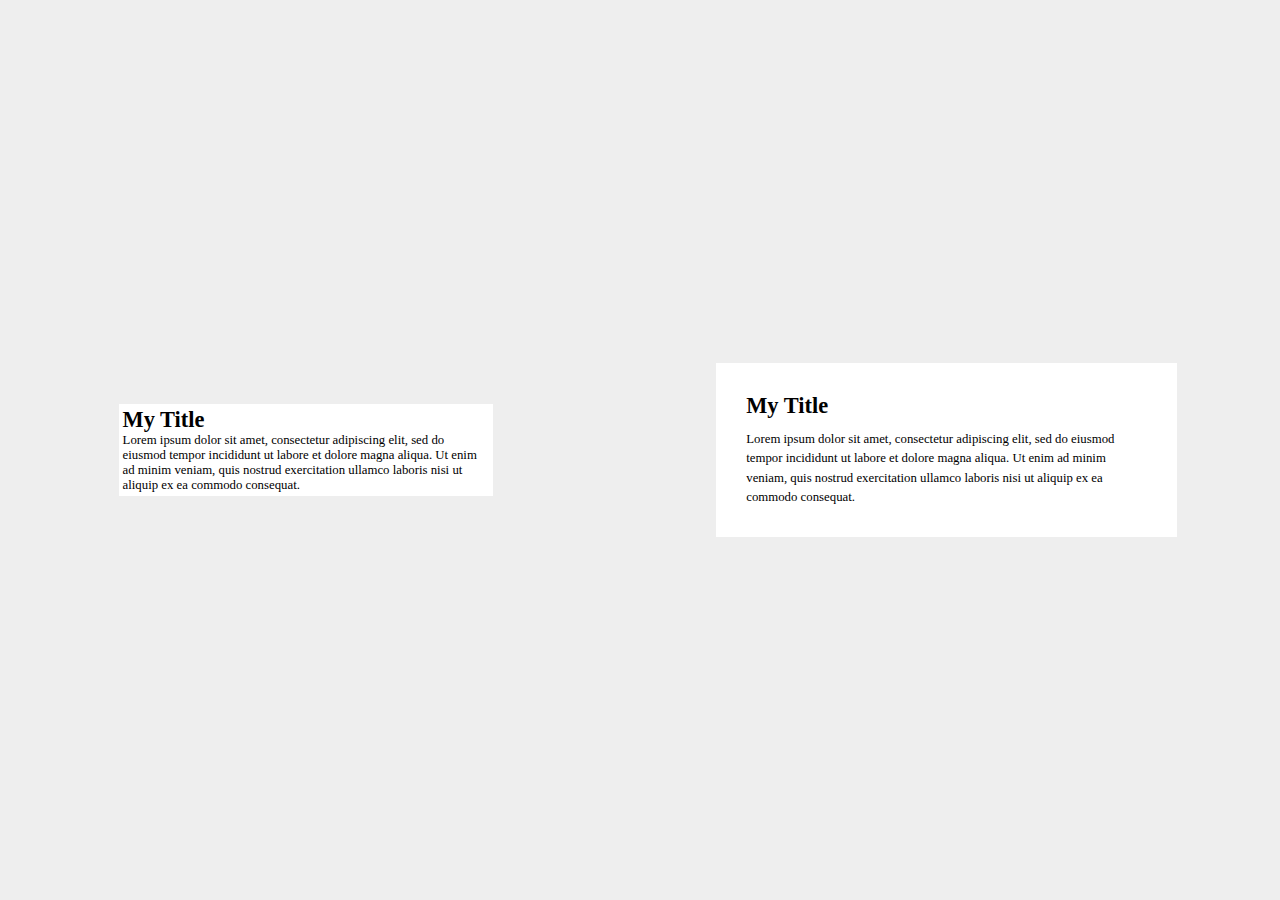
<file: 1. White space/index.html>
<!DOCTYPE html>
<html lang="en">
<head>
    <meta charset="UTF-8">
    <meta name="viewport" content="width=device-width, initial-scale=1.0">
    <title>White Space</title>
    <link rel="stylesheet" href="index.css">
</head>
<body>
    <div class="card">
        <h1>My Title</h1>
        <p>Lorem ipsum dolor sit amet, consectetur adipiscing elit, sed do eiusmod tempor incididunt ut labore et dolore magna aliqua. Ut enim ad minim veniam, quis nostrud exercitation ullamco laboris nisi ut aliquip ex ea commodo consequat.</p>
    </div>
    <div class="card secondary">
        <h1>My Title</h1>
        <p>Lorem ipsum dolor sit amet, consectetur adipiscing elit, sed do eiusmod tempor incididunt ut labore et dolore magna aliqua. Ut enim ad minim veniam, quis nostrud exercitation ullamco laboris nisi ut aliquip ex ea commodo consequat.</p>
    </div>
</body>
</html>
</file>
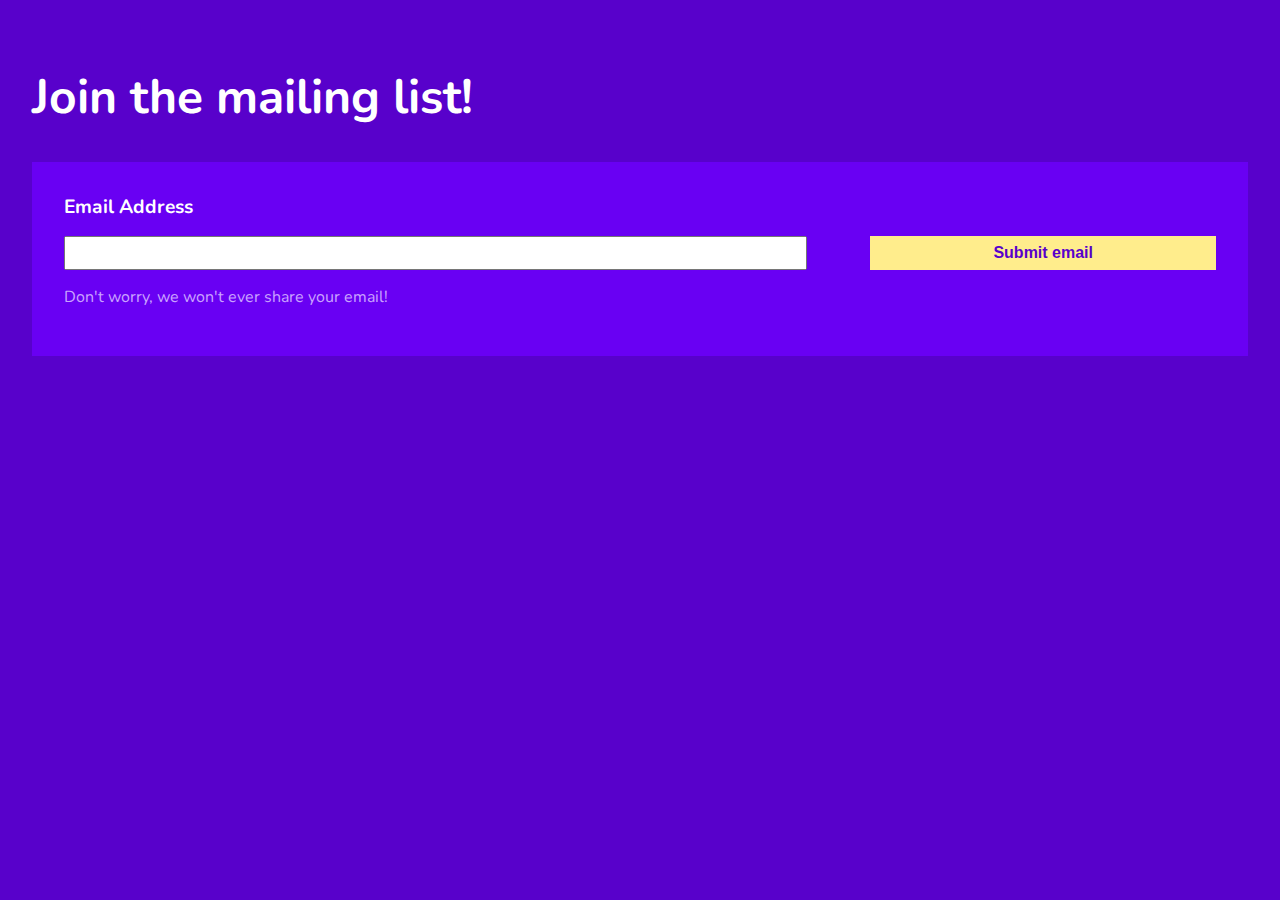
<file: 10. Visual Hierarchy/index.html>
<!DOCTYPE html>
<html lang="en">
<head>
    <meta charset="UTF-8">
    <meta name="viewport" content="width=device-width, initial-scale=1.0">
    <title>Hierarchy</title>
    <link rel="stylesheet" href="index.css">
</head>
<body>
    <h1>Join the mailing list!</h1>
        
    <div class="container">
        <form>
            <div class="form-container">
                <label for="email">Email Address</label>
                
                <input type="text" id="email">
                <p>Don't worry, we won't ever share your email!</p>
                
                <input type="submit" value="Submit email">
            </div>
        </form>
    </div>
</body>
</html>
</file>
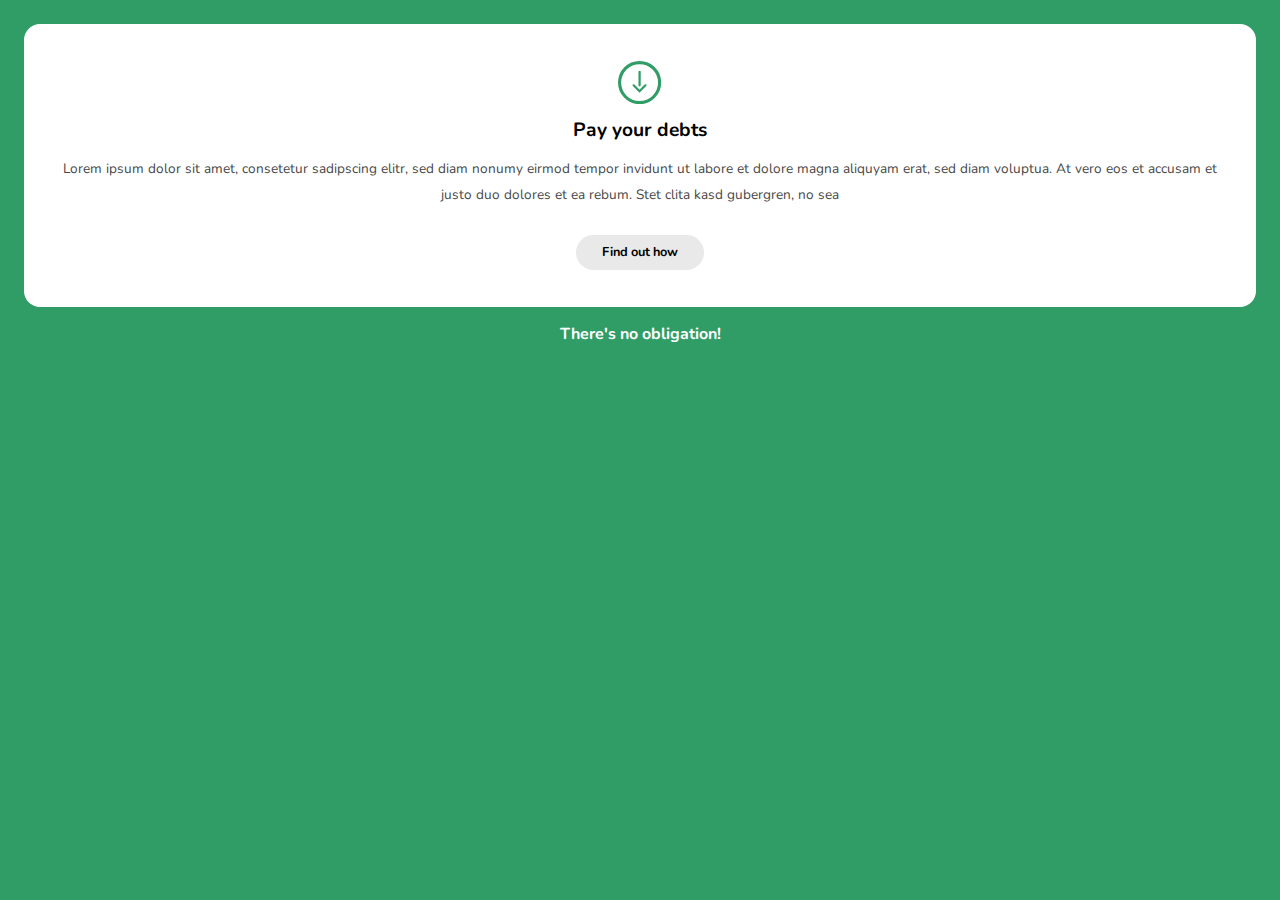
<file: 11. Challenge 4/index.html>
<html>
    <head>
        <link rel="stylesheet" href="index.css">
    </head>
    <body>
        <div class="card">
            
            <svg viewBox="0 0 96 96">
                <g id="down-arrow" transform="translate(-418 -150)">
                    <g id="Ellipse_2" data-name="Ellipse 2" transform="translate(418 150)" fill="none" stroke="#309d67" stroke-width="7">
                    <circle cx="48" cy="48" r="48" stroke="none"/>
                    <circle cx="48" cy="48" r="44.5" fill="none"/>
                    </g>
                    <g id="Group_1" data-name="Group 1">
                    <path id="Path_2" data-name="Path 2" d="M554,8207.49v29.931" transform="translate(-88 -8033.361)" fill="none" stroke="#309d67" stroke-linecap="round" stroke-width="5"/>
                    <path id="Path_3" data-name="Path 3" d="M541.8,8246.06l13.07,13.069,13.07-13.069" transform="translate(-89 -8042)" fill="none" stroke="#309d67" stroke-linecap="round" stroke-width="5"/>
                    </g>
                </g>
            </svg>
            
            <h1>Pay your debts</h1>
            
            <p>Lorem ipsum dolor sit amet, consetetur sadipscing elitr, sed diam nonumy eirmod tempor invidunt ut labore et dolore magna aliquyam erat, sed diam voluptua. At vero eos et accusam et justo duo dolores et ea rebum. Stet clita kasd gubergren, no sea</p>
            
            <a href="#">Find out how</a>
                
        </div>
        
        <p class="obligation">There's no obligation!</p>
    </body>
</html>
</file>
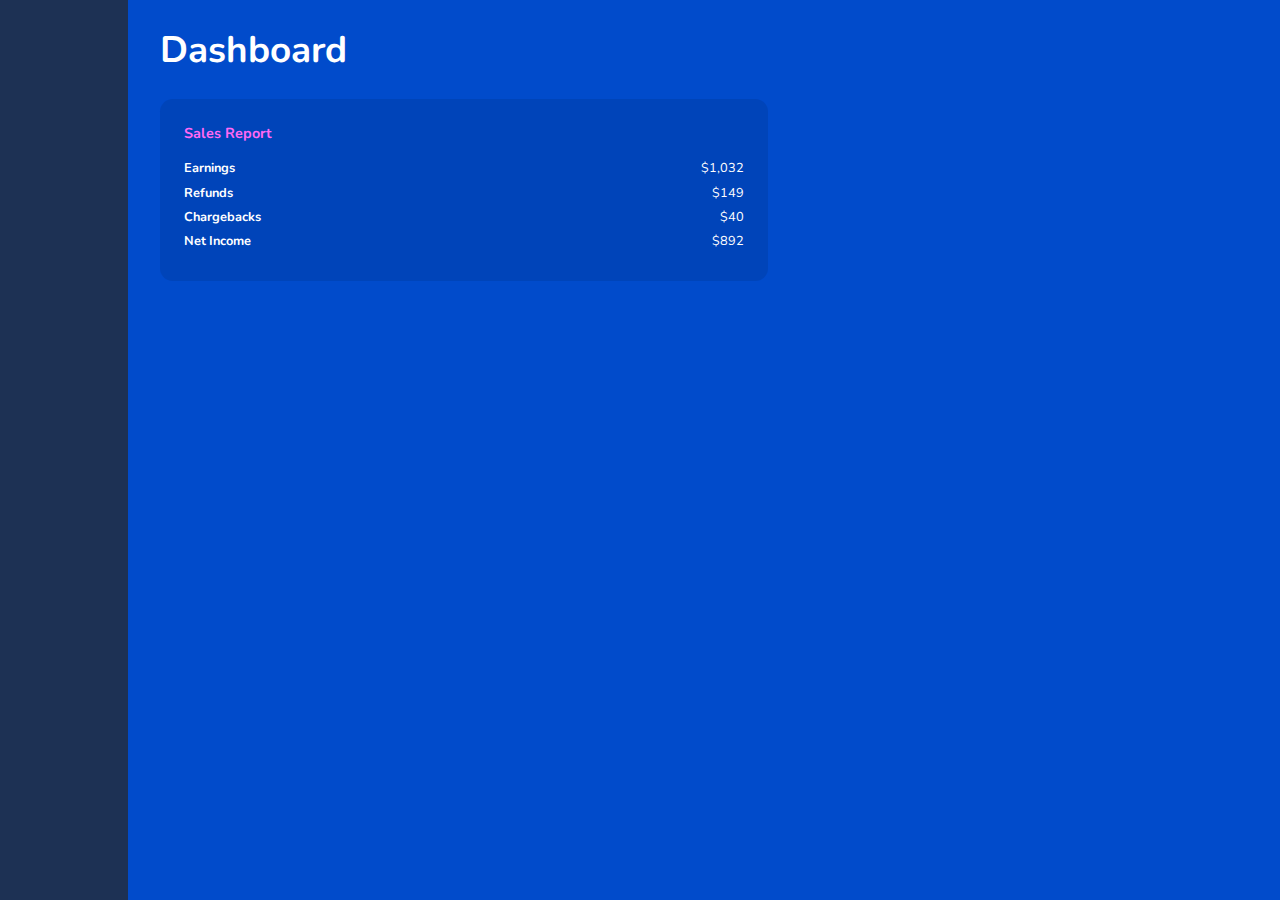
<file: 12. Final Challenge/index.html>
<!DOCTYPE html>
<html lang="en">
<head>
    <meta charset="UTF-8">
    <meta name="viewport" content="width=device-width, initial-scale=1.0">
    <title>Final Challenge</title>
    <link rel="stylesheet" href="index.css">

</head>
<body>
    <sidebar></sidebar>
    <main>
        <h1>Dashboard</h1>
        
        <div class='content'>
            <h3>Sales Report</h3>
            
            <ul>
                <li><strong>Earnings</strong><span>$1,032</span></li>
                <li><strong>Refunds</strong><span>$149</span></li>
                <li><strong>Chargebacks</strong><span>$40</span></li>
                <li><strong>Net Income</strong><span>$892</span></li>
            </ul>
        </div>
    </main>
</body>
</html>
</file>
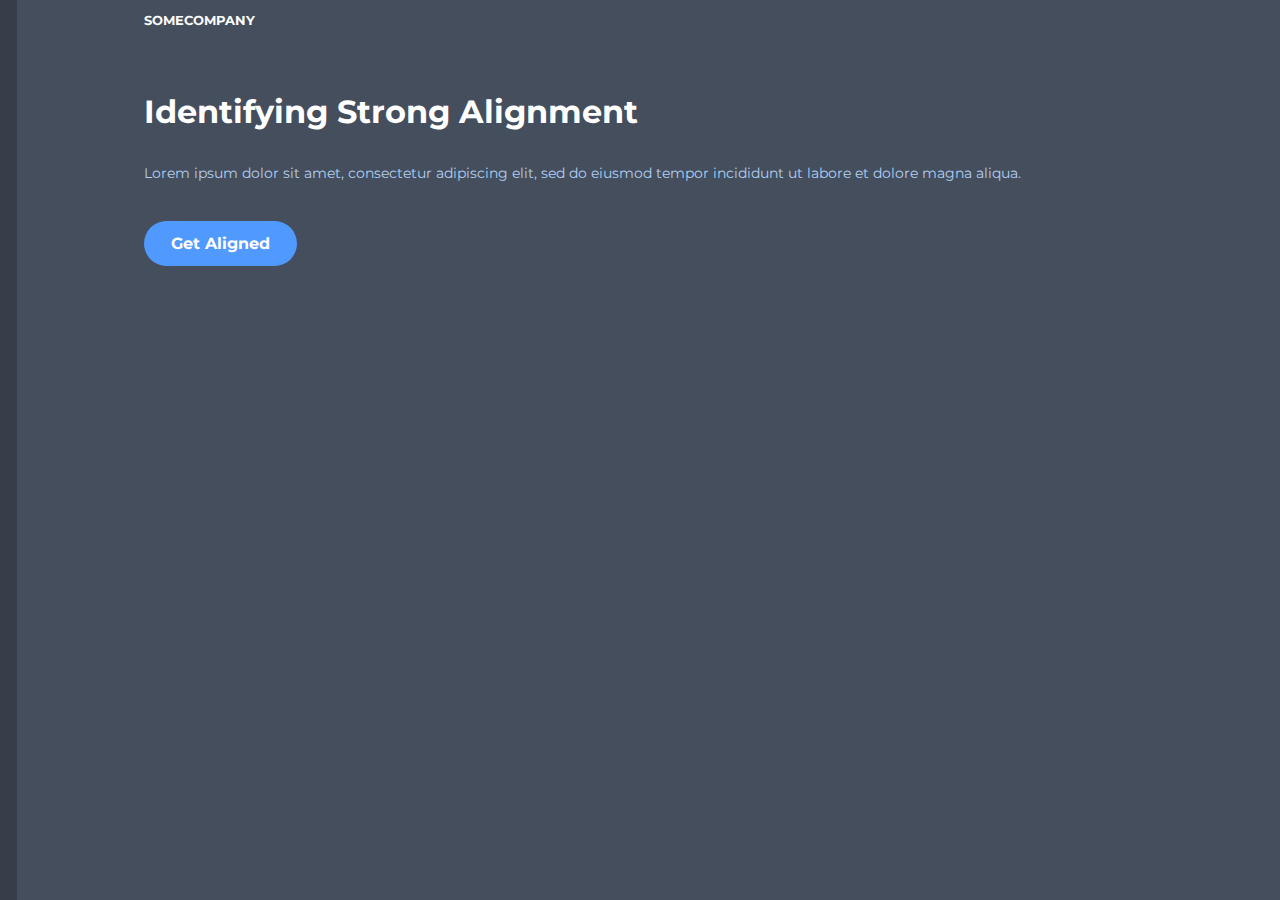
<file: 2. Alignment/index.html>
<!DOCTYPE html>
<html lang="en">
<head>
    <meta charset="UTF-8">
    <meta name="viewport" content="width=device-width, initial-scale=1.0">
    <title>Alignment</title>
    <link rel="stylesheet" href="index.css">
</head>
<body>
    <div class="container">
        <a href="#" class="logo">SomeCompany</a>
        
        <h1>Identifying Strong Alignment</h1>
        
        <p>Lorem ipsum dolor sit amet, consectetur adipiscing elit, sed do eiusmod tempor incididunt ut labore et dolore magna aliqua. </p>
        
        <a href="#" class="cta">Get Aligned</a>
    </div>
</body>
</html>
</file>
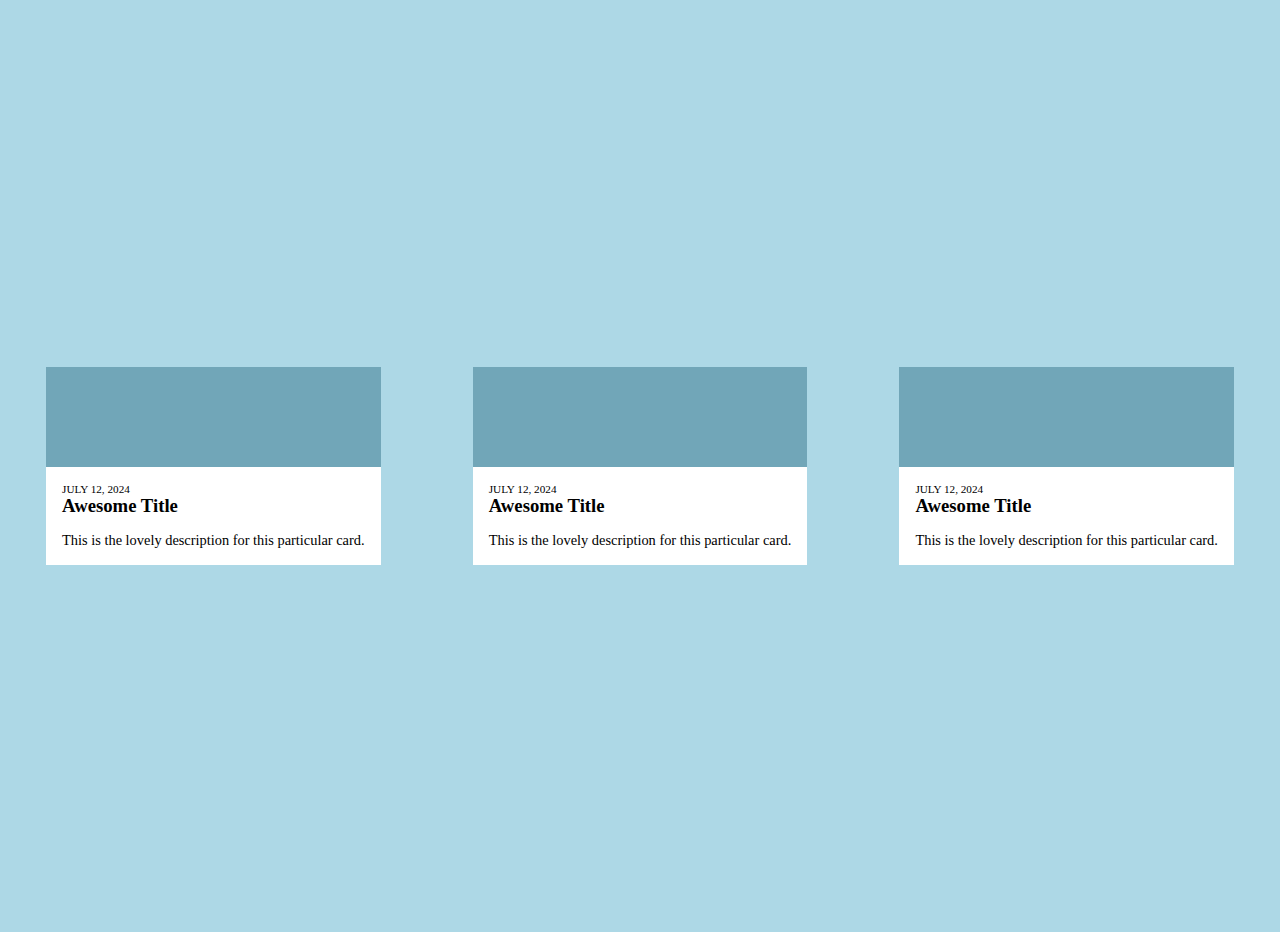
<file: 3. Challenge 1/index.html>
<!DOCTYPE html>
<html lang="en">
<head>
    <meta charset="UTF-8">
    <meta name="viewport" content="width=device-width, initial-scale=1.0">
    <title>Challenge 1</title>
    <link rel="stylesheet" href="index.css">
</head>
<body>
    <div class="card">
        <span></span>
        <div class="content">
            <p class="date">July 12, 2024</p>
            <h3>Awesome Title</h3>
            <p class="desc">This is the lovely description for this particular card.</p>
        </div>
    </div>
    <div class="card">
        <span></span>
        <div class="content">
            <p class="date">July 12, 2024</p>
            <h3>Awesome Title</h3>
            <p class="desc">This is the lovely description for this particular card.</p>
        </div>
    </div>
    <div class="card">
        <span></span>
        <div class="content">
            <p class="date">July 12, 2024</p>
            <h3>Awesome Title</h3>
            <p class="desc">This is the lovely description for this particular card.</p>
        </div>
    </div>
</body>
</html>
</file>
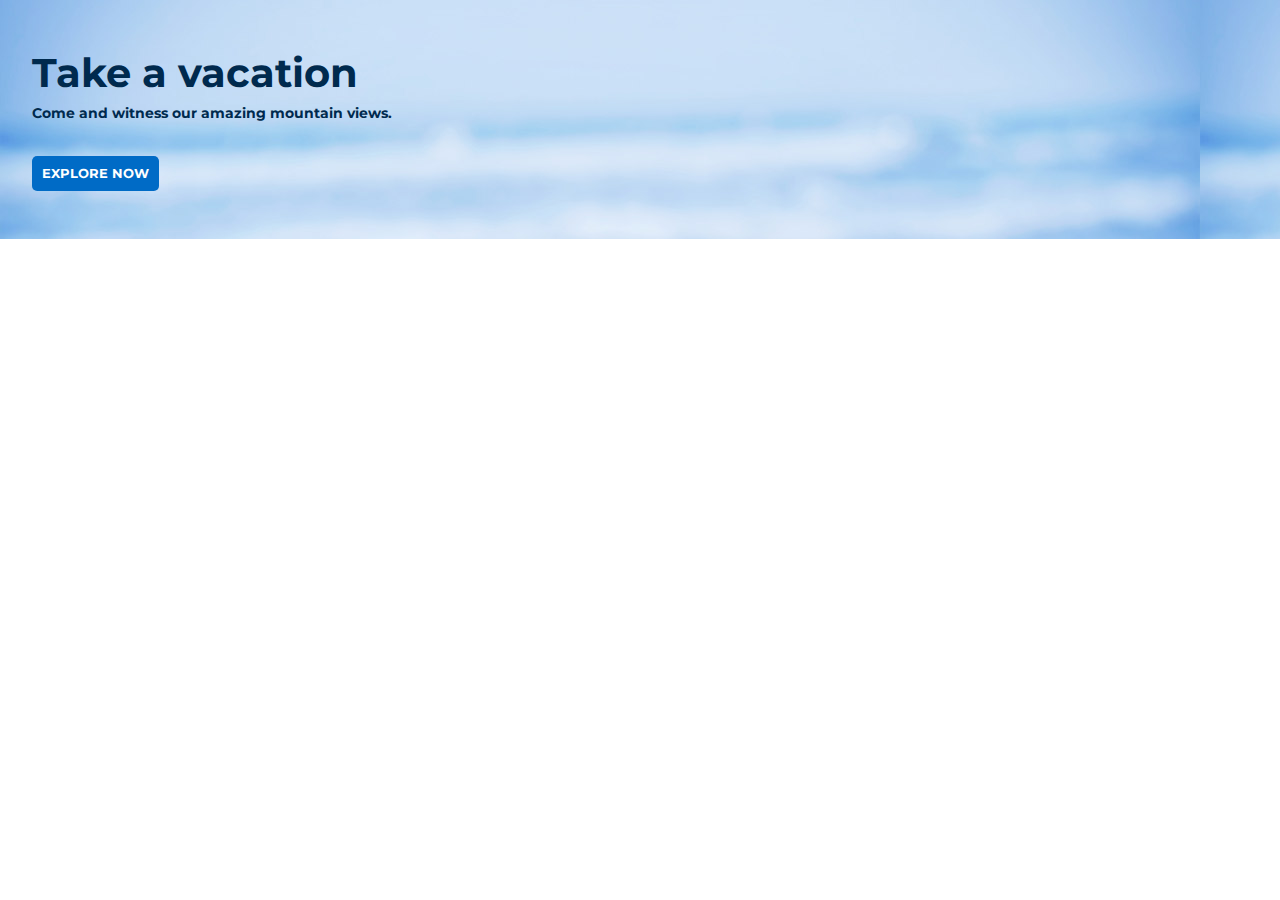
<file: 4. Contrast/index.html>
<!DOCTYPE html>
<html lang="en">
<head>
    <meta charset="UTF-8">
    <meta name="viewport" content="width=device-width, initial-scale=1.0">
    <title>Contrast</title>
    <link rel="stylesheet" href="index.css">
</head>
<body>
    <header>
        <div class="container">
            <h1>Take a vacation</h1>
            <p>Come and witness our amazing mountain views.</p>
            
            <a href="#">Explore now</a>
        </div>
    </header>
</body>
</html>
</file>
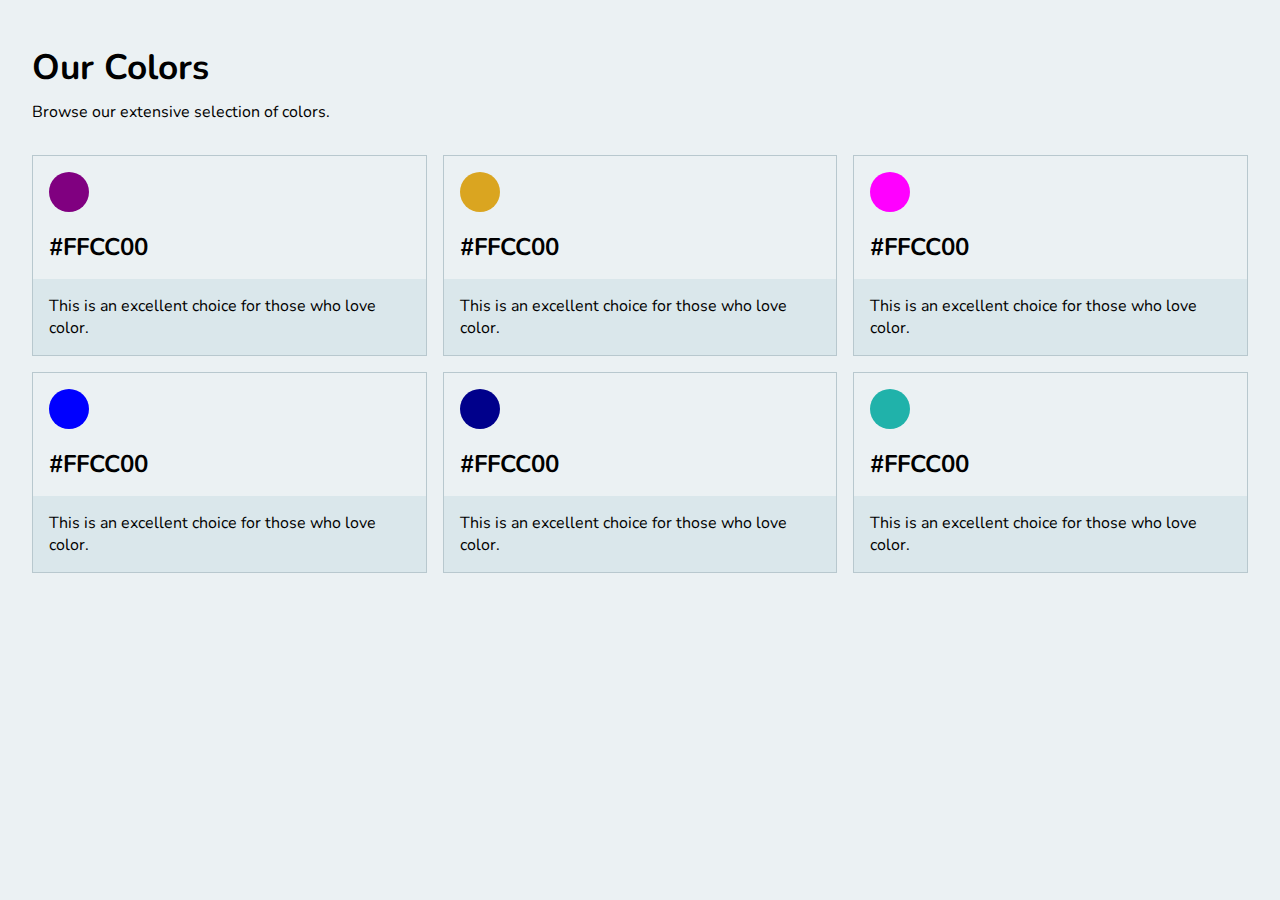
<file: 5. Scale/index.html>
<!DOCTYPE html>
<html lang="en">
<head>
    <meta charset="UTF-8">
    <meta name="viewport" content="width=device-width, initial-scale=1.0">
    <title>Document</title>
    <link rel="stylesheet" href="index.css">
</head>
<body>
    <div class="container">
        <h1>Our Colors</h1>
        <p class="subheading">Browse our extensive selection of colors.</p>
        
        <div class='color-container'>
            <div class="color">
                <span></span>
                <p class="code">#FFCC00</p>
                <p class="desc">This is an excellent choice for those who love color.</p>
            </div>
            <div class="color">
                <span></span>
                <p class="code">#FFCC00</p>
                <p class="desc">This is an excellent choice for those who love color.</p>
            </div>
            <div class="color">
                <span></span>
                <p class="code">#FFCC00</p>
                <p class="desc">This is an excellent choice for those who love color.</p>
            </div>
            <div class="color">
                <span></span>
                <p class="code">#FFCC00</p>
                <p class="desc">This is an excellent choice for those who love color.</p>
            </div>
            <div class="color">
                <span></span>
                <p class="code">#FFCC00</p>
                <p class="desc">This is an excellent choice for those who love color.</p>
            </div>
            <div class="color">
                <span></span>
                <p class="code">#FFCC00</p>
                <p class="desc">This is an excellent choice for those who love color.</p>
            </div>
        </div>
    </div>
</body>
</html>
</file>
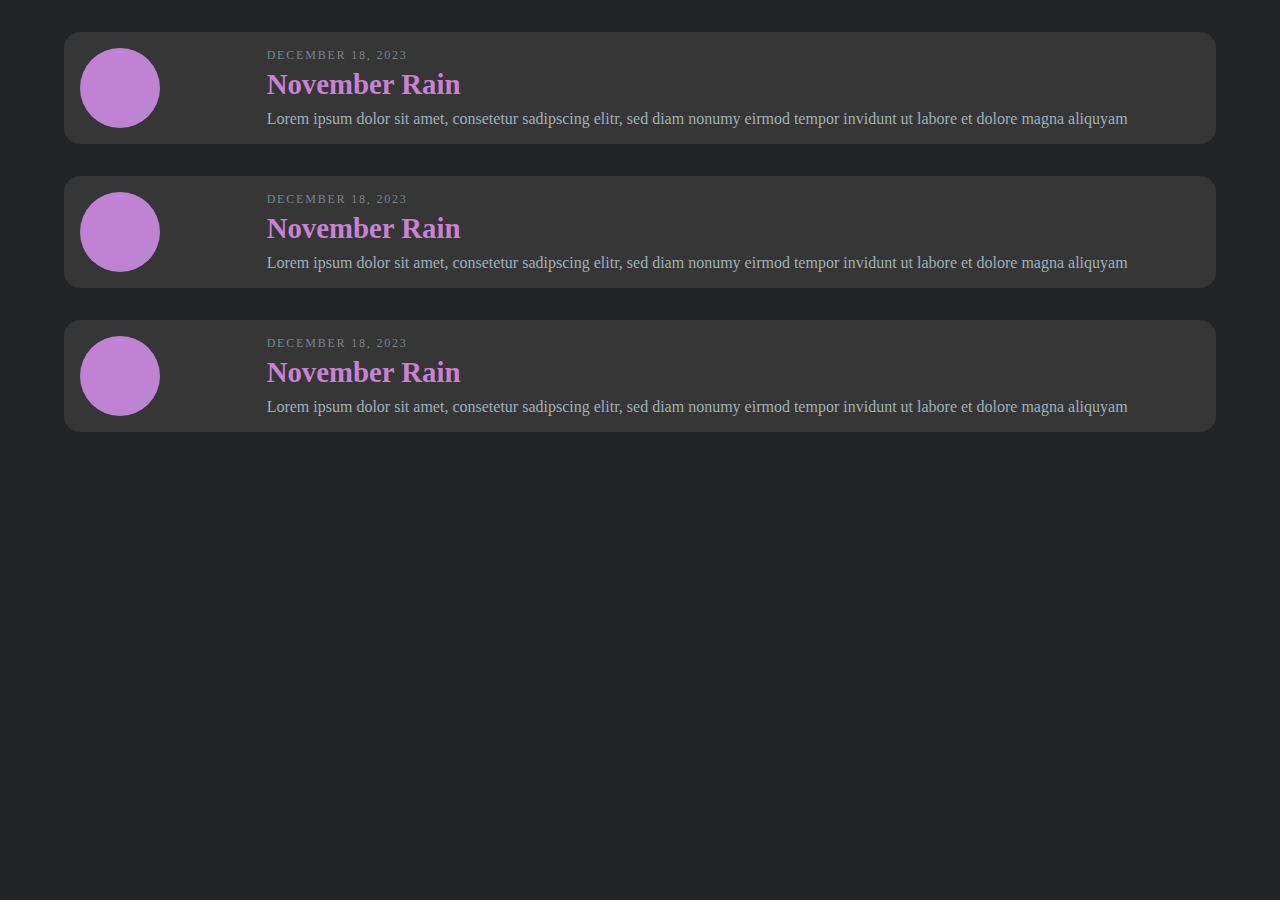
<file: 6. Challenge 2/index.html>
<!DOCTYPE html>
<html lang="en">
<head>
    <meta charset="UTF-8">
    <meta name="viewport" content="width=device-width, initial-scale=1.0">
    <title>challenge 2</title>
    <link rel="stylesheet" href="index.css">
</head>
<body>
    <div class="container">
        <div class="card">
            <span></span>
            <div class="content">
                <p class="date">December 18, 2023</p>
                <h3>November Rain</h3>
                <p class="desc">Lorem ipsum dolor sit amet, consetetur sadipscing elitr, sed diam nonumy eirmod tempor invidunt ut labore et dolore magna aliquyam</p>
            </div>
        </div>
        <div class="card">
            <span></span>
            <div class="content">
                <p class="date">December 18, 2023</p>
                <h3>November Rain</h3>
                <p class="desc">Lorem ipsum dolor sit amet, consetetur sadipscing elitr, sed diam nonumy eirmod tempor invidunt ut labore et dolore magna aliquyam</p>
            </div>
        </div>
        <div class="card">
            <span></span>
            <div class="content">
                <p class="date">December 18, 2023</p>
                <h3>November Rain</h3>
                <p class="desc">Lorem ipsum dolor sit amet, consetetur sadipscing elitr, sed diam nonumy eirmod tempor invidunt ut labore et dolore magna aliquyam</p>
            </div>
        </div>
    </div>
</body>
</html>
</file>
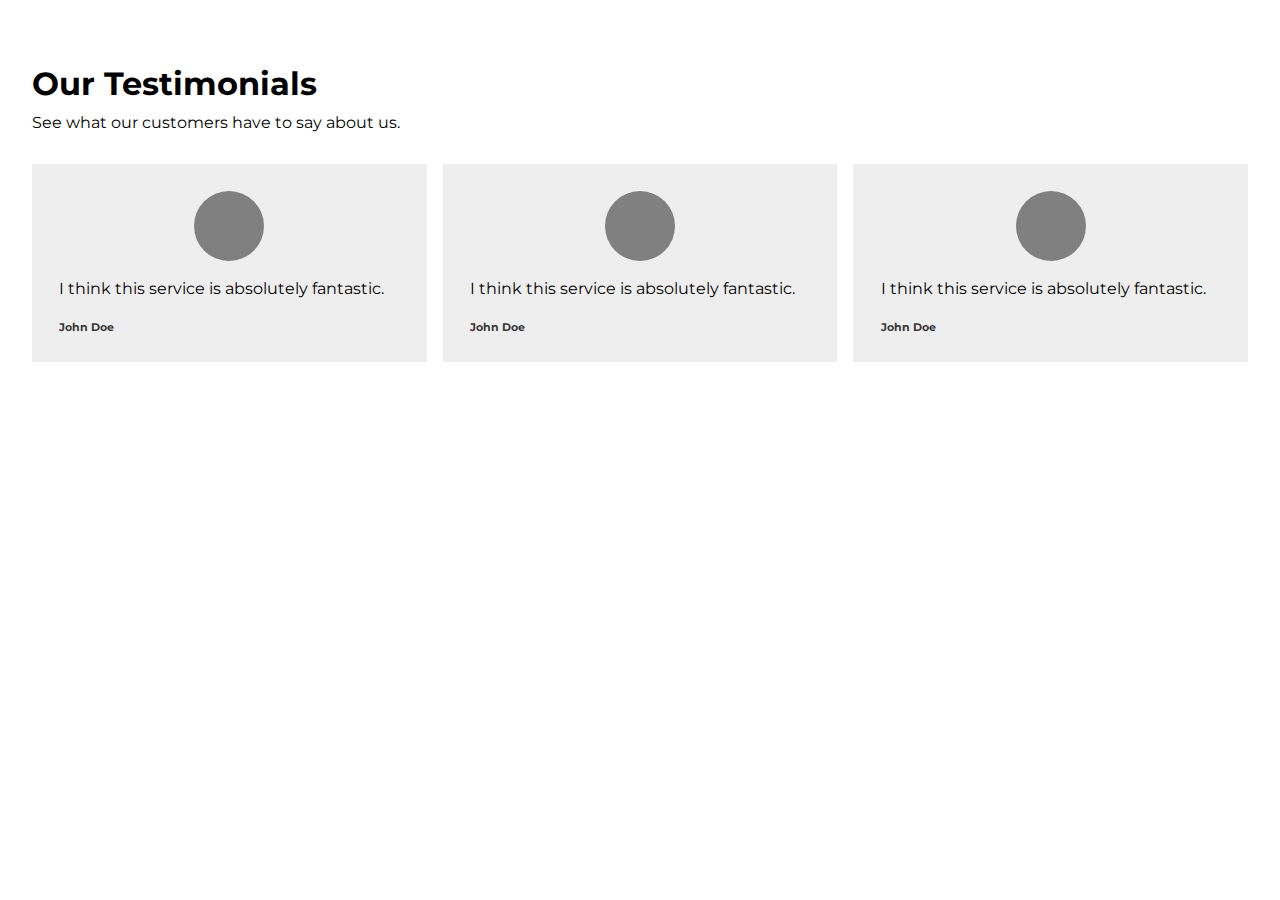
<file: 7. Typography/index.html>
<!DOCTYPE html>
<html lang="en">
<head>
    <meta charset="UTF-8">
    <meta name="viewport" content="width=device-width, initial-scale=1.0">
    <title>Typography</title>
    <link rel="stylesheet" href="index.css">
</head>
<body>
    <div class="container">
        <h1>Our Testimonials</h1>
        <p class="subheading">See what our customers have to say about us.</p>
        <section>
            <div class="card">
                <span></span>
                <blockquote cite="http://someurlx0x.com">
                    <p>I think this service is absolutely fantastic.</p>
                    <cite>John Doe</cite>
                </blockquote>
            </div>
            <div class="card">
                <span></span>
                <blockquote cite="http://someurlx0x.com">
                    <p>I think this service is absolutely fantastic.</p>
                    <cite>John Doe</cite>
                </blockquote>
            </div>
            <div class="card">
                <span></span>
                <blockquote cite="http://someurlx0x.com">
                    <p>I think this service is absolutely fantastic.</p>
                    <cite>John Doe</cite>
                </blockquote>
            </div>
        </section>
    </div>
</body>
</html>
</file>
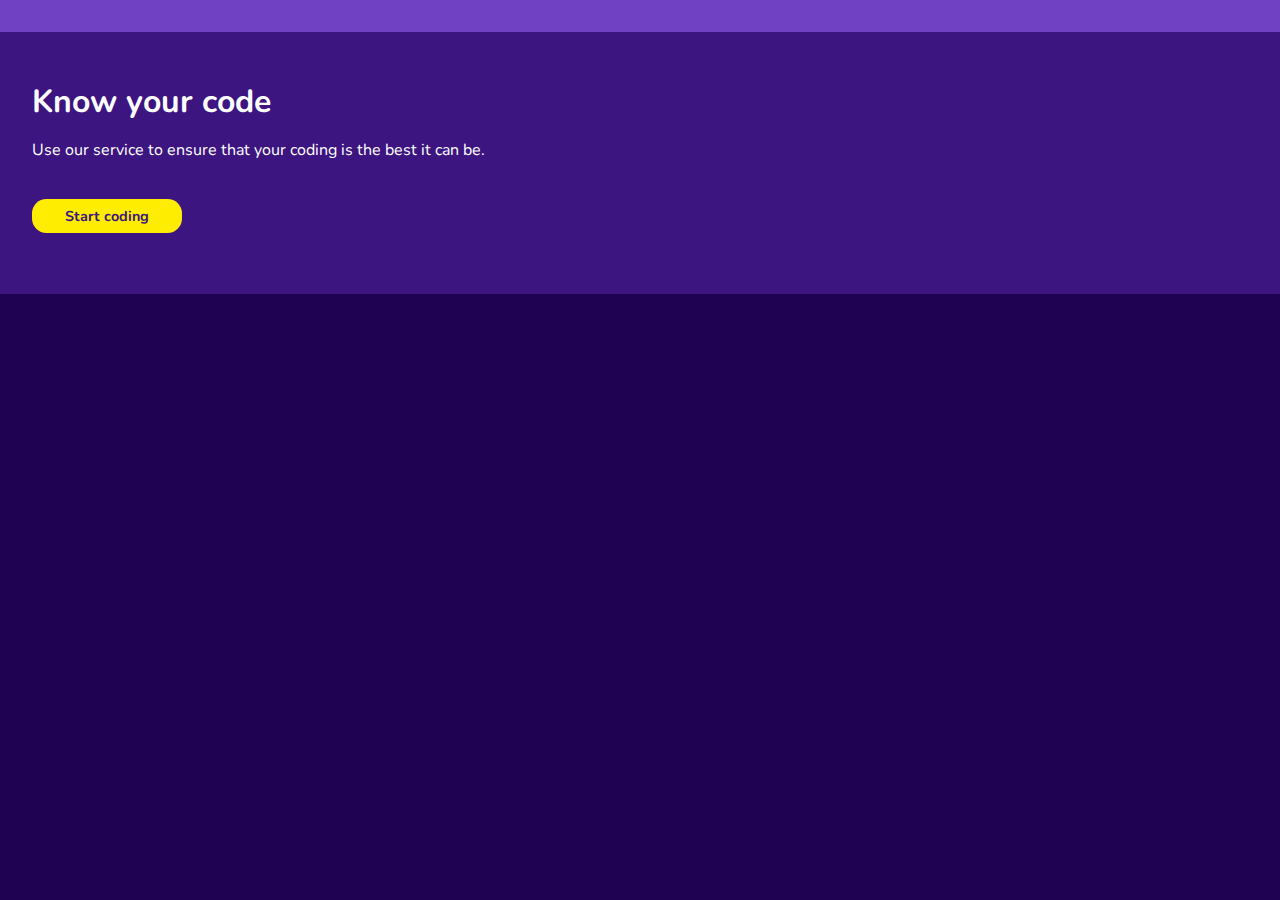
<file: 8. Color/index.html>
<!DOCTYPE html>
<html lang="en">
<head>
    <meta charset="UTF-8">
    <meta name="viewport" content="width=device-width, initial-scale=1.0">
    <title>Color</title>
    <link rel="stylesheet" href="index.css">
</head>
<body>
    <header></header>
    <div class="container">
        <main>
            <h1>Know your code</h1>
            <p>Use our service to ensure that your coding is the best it can be.</p>
            
            <a href="#">Start coding</a>
        </main>
    </div>
    <footer></footer>
</body>
</html>
</file>
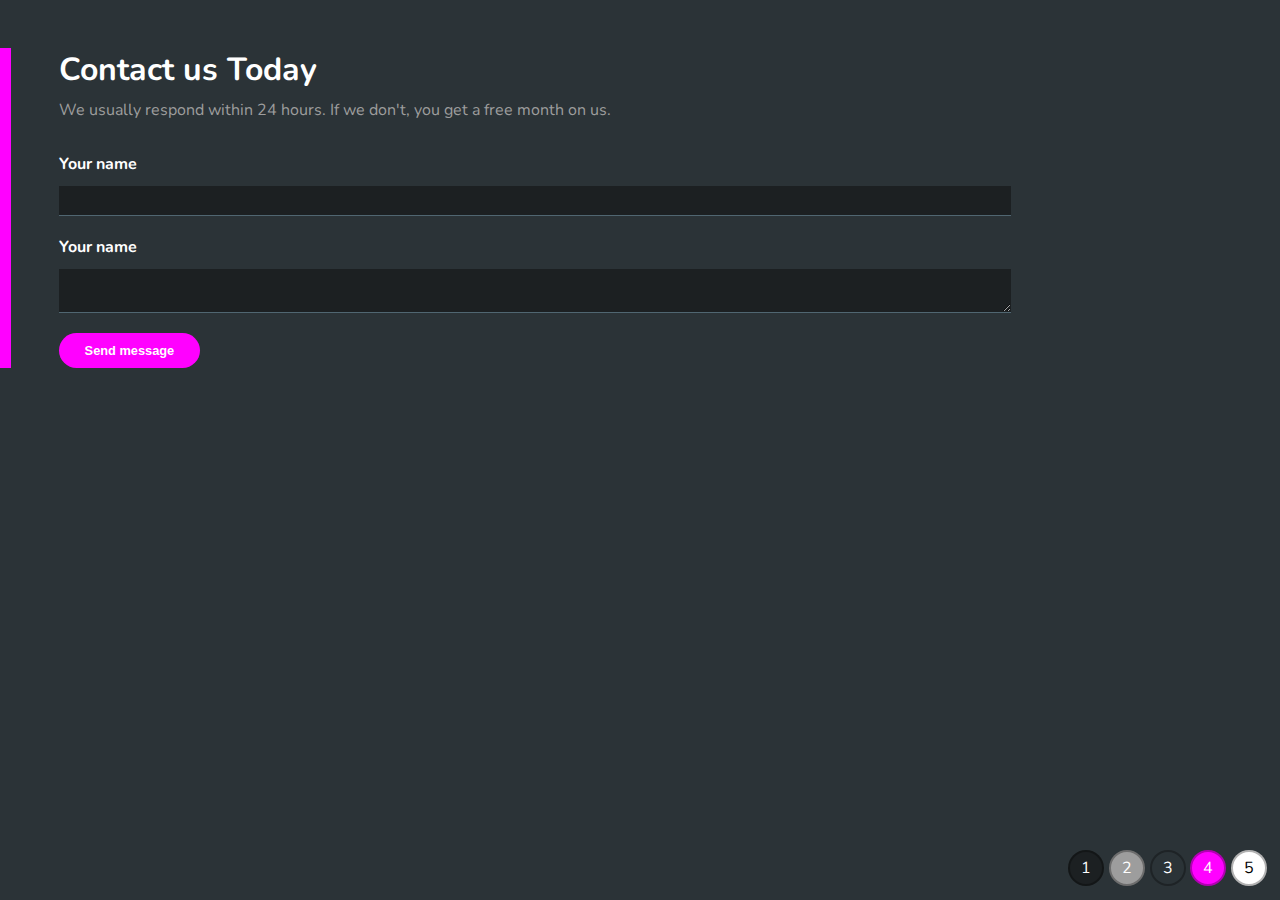
<file: 9. Challenge 3/index.html>
<!DOCTYPE html>
<html lang="en">
<head>
    <meta charset="UTF-8">
    <meta name="viewport" content="width=device-width, initial-scale=1.0">
    <title>Challenge 3</title>
    <link rel="stylesheet" href="index.css">
</head>
<body>
    <div class="container">
        <h1>Contact us Today</h1>
        <p>We usually respond within 24 hours. If we don't, you get a free month on us.</p>
        
        <form>
            <label for="name">Your name</label>
            <input type="text" id="name">
            
            <label for="name">Your name</label>
            <textarea id="name"></textarea>
            
            <input type="submit" value="Send message">
        </form>
    </div>
    
    <div class="colors">
        <div>1</div>
        <div>2</div>
        <div>3</div>
        <div>4</div>
        <div>5</div>
    </div>
</body>
</html>
</file>
<file: 1. White space/index.css>
html, body {
    margin: 0;
    padding: 0;
    height: 100vh;
}

body {
    background: #eeeeee;
    display: grid;
    place-items: center;
    grid-template-columns: repeat(2, auto);
}

.card {
    background: white;
    padding: .2em;
    width: 60%;
}

h1, p {
    margin: 0;
}
h1 {
    font-size: 1.4em;
}
p {
    font-size: .8em;
}

/* Overwrite CSS */ 

.secondary {
    padding: 1.9em;
}

.secondary h1 {
    margin-bottom: .5em;
}

.secondary p {
    line-height: 1.5em;
}
</file>
<file: 10. Visual Hierarchy/index.css>
@import url('https://fonts.googleapis.com/css?family=Nunito:400,700&display=swap');
html, body {
    margin: 0;
    padding: 0;
}
body {
    padding: 2em;
    background: #5801CB;
    color: white;
    font-family: 'Nunito';
}
h1 {
    font-size: 1.1em;
}

.form-container {
    padding: 2em;
    display: grid;
    grid-template-columns: 70% auto;
    grid-template-rows: repeat(3,auto);
    grid-template-areas: 
        "label label"
        "submit button"
        "info info";
}

label {
    display: block;
    font-size: 1.1em;
    grid-area: label;
    margin-bottom: .8em;
}
input[type=text]{
    width: 90%;
    padding: .5em;
}
input[type=submit] {
    padding: .5em;
    font-size: .8em;
    background: none;
    border: 1px solid white;
    color: white;
    cursor: pointer;
}
p {
    grid-area: info;
}


/* Improvements */

h1 {
    font-size: 3em;
}

.form-container {
    background: #6900F3;
}

label {
    font-weight: bold;
    font-size: 1.2em;
}

input[type=submit] {
    font-size: 1em;
    background: #FFED8C;
    color: #5801CB;
    border: none;
    font-weight: bold;
}
 
p {
    color: #CAA2FF;
}
</file>
<file: 11. Challenge 4/index.css>
@import url('https://fonts.googleapis.com/css?family=Nunito:400,700&display=swap');
html, body {
    margin: 0;
    padding: 0;
}

body {
    background: #309D67;
    padding: .4em;
    font-family: 'Nunito', sans-serif;
}

.card {
    background: white;
    border-radius: 1em;
    padding: 2.3em;
    text-align: center;
}

svg {
    width: 5em;
}

h1 {
    font-size: 1em;
    font-weight: normal;
}

.card p {
    font-size: .85em;
    color: #474747;
}

a {

    display: inline-block;
    color: black;
    text-decoration: none;
    font-weight: bold;
    border-radius: 5em;
    font-size: .8em;
}
.obligation {
    text-align: center;
    color: white;
    font-weight: bold;
    margin-bottom: 0;
}

/*

    Your fixes below:
    
    Use the following properties and rulesets
    to improve the visual hierarchy of this
    design
    
*/



body {
    padding: 1.5em;
}

svg {
    width: 2.7em;
}

h1 {
    font-size: 1.2em;
    font-weight: bold;
}

.card p {
    line-height: 1.9em;
    color: auto;
}

a {
    background: #e9e9e9;
    padding: .7em 2em;
    margin-top: 1em;
}
</file>
<file: 12. Final Challenge/index.css>
@import url('https://fonts.googleapis.com/css?family=Nunito:400,700&display=swap');
html, body {
    margin: 0;
    padding: 0;
}

body {
    background: #014BCB;
    display: grid;
    grid-template-columns: 10% auto;
    height: 100vh;
    color: white;
    font-family: 'Nunito';
    grid-gap: .5em;
}
sidebar {
    background: #1D3154;
}
.content {
    background: #6C22FF;
    padding: .5em;
    width: 50%;
    margin-right: 2em;
    border-radius: .8em;
}
h1 {
    margin-left: 1em;
    font-size: 1em;
}
h3 {
    margin: 0;
    font-size: .9em;
    color: #FF69F5;
}

ul {
    list-style-type: none;
    padding: 0;
    margin-bottom: 0;
}
li {
    margin-bottom: .5em;
    font-size: .8em;
}
span {
    float: right;
}

/*  
    Your Fixes Below
    
    Please keep the same background color
    and the same sidebar background color.
    
*/

body {
    grid-gap: 2em;    /* Improve the white space */
}

.content {
    background: #0044B9;  /* Improve the color/contrast */
    padding: 1.5em;     /* Improve the white space */
}

h1 {
    margin-left: 0;  /* Improve the alignment */
    font-size: 2.3em;   /* Improve the visual hierarchy */
}
</file>
<file: 2. Alignment/index.css>
@import url('https://fonts.googleapis.com/css?family=Montserrat:400,700&display=swap');

html, body {
    margin: 0;
    padding: 0;
    font-family: 'Montserrat';
}

body {
    background-color: #444E5C;
    border-left: 17px solid rgba(0,0,0,.2);
    height: 100vh;
}

.container {
    width: 80%;
    margin: 0 auto;
}

a { 
    color: white;
    text-decoration: none;
}
a.logo {
    display: block;
    padding-top: 1em;
    font-weight: bold;
    text-transform: uppercase;
    font-size: .8em;
}

h1 {
    margin: 2em 0 1em .5em;
    color: white;
}

p {
    color: #B2CEF2;
    line-height: 1.4em;
    font-size: .9em;
}

a.cta {
    display: inline-block;
    background: #5099FF;
    padding: .8em 1.7em;
    font-weight: bold;
    border-radius: 2em;
    transform: translateX(50%);
    margin-top: 1.5em;
}

/* Show Column: */

.container {
    border-left: 1px solid rgba(255,255,255,0);
}

h1 { margin-left: 0; }
a.cta { transform: none; }
a.logo { text-align: left; }
</file>
<file: 3. Challenge 1/index.css>
html, body {
    margin: 0;
    padding: 0;
}

body {
    height: 100vh;
    display: grid;
    grid-template-columns: repeat(3, auto);
    place-items: center;
    background: lightblue;
    grid-gap: 2em;
}

.card {
    background: white;
}
span {
    height: 100px;
    display: block;
    width: 100%;
    background: #71A6B8;
}

p.date {
    text-align: center;
    font-size: .7em;
    text-transform: uppercase;
}
h3 {
    margin: 0;
}
p.desc {
    font-size: .9em;
}

/* 
   Use the following properties
   to fix the alignment and white
   space issues on the rulesets
   below this comment.
   
   margin, padding, text-align
   
*/

body {
    padding: 1em;

}
.content {
    padding: 1em;
}

p.date {
    text-align: left;
    margin: 0;
}

h3 {
    text-align: justify;
}

p.desc {
    margin-bottom: 0;
}
</file>
<file: 4. Contrast/index.css>
@import url('https://fonts.googleapis.com/css?family=Montserrat:400,700&display=swap');

html, body {
    margin: 0;
    padding: 0;
}
body {
    font-family: 'Montserrat';
}
.container {
    padding: 3em 2em;
}
header {
    position: relative;
    display: block;
    width: 100%;
}
header::after {
    content: "";
    position: absolute;
    z-index: -1;
    background: url('asset1.jpg');
    background-position: 0% 20%;
    top: 0;
    left: 0;
    width: 100%;
    height: 100%;
}

h1 {
    margin: 0;
    font-size: 2.5em;
    color: #002A4E;
}
p {
    color: rgba(0,0,0,.3);
    margin-top: .5em;
    font-size: .9em;
    font-weight: bold;
}
a {
    background: #CCCCCC;
    padding: .8em;
    text-decoration: none;
    color: gray;
    font-weight: bold;
    font-size: .8em;
    border-radius: .4em;
    margin-top: 1.5em;
    display: inline-block;
    text-transform: uppercase;
}

/* Overwrites */

p {
    color: #002A4E;
}

a {
    background: #006BC6;
    color: white;
}
</file>
<file: 5. Scale/index.css>
@import url('https://fonts.googleapis.com/css?family=Nunito:400,700&display=swap');

html, body {
    margin: 0;
    padding: 0;
    font-family: 'Nunito';
}

body {
    background: #EBF1F3;
    height: 100vh;
}

.container {
    padding: 2em;
}
h1 {
    font-size: 1.2em;
    margin: .3em 0;
}
p.subheading {
    margin-top: 0;
    margin-bottom: 2em;
}
.color-container {
    display: grid;
    grid-template-columns: repeat(3, 150px);
    grid-gap: 1em;
}
.color {
    border: 1px solid #B8C8CE;
    padding: 1em 1em 0;
}
span {
    width: 40px;
    height: 40px;
    display: block;
    border-radius: 50%;
}
.color:nth-of-type(1) span { background: purple; }
.color:nth-of-type(2) span { background: goldenrod; }
.color:nth-of-type(3) span { background: magenta; }
.color:nth-of-type(4) span { background: blue; }
.color:nth-of-type(5) span { background: darkblue; }
.color:nth-of-type(6) span { background: lightseagreen; }

p.code {
    font-size: .8em;
    margin-bottom: 0;
    margin-top: .8em;
}
p.desc {
    margin-bottom: 0;
    background: #DAE7EB;
    margin: 1em -1em 0;
    padding: 1em;
}

/* Overwrites */

.color-container {
    grid-template-columns: repeat(3, auto);
}

h1 {
    font-size: 2.2em;
}

p.code {
    font-size: 1.5em;
    font-weight: bold;
}
</file>
<file: 6. Challenge 2/index.css>
html, body {
    margin: 0;
    padding: 0;
}
body {
    background: #212527;
    color: #9FB2B9;
}

.container {
    display: grid;
    width: 100%;
    margin: 2em auto 0;
}
.card {
    background: #337590;
    display: grid;
    grid-template-columns: 1fr 5fr;
    align-items: center;
    border-radius: 1em;
    margin-bottom: 2em;
}
p, h3 {
    margin: 0;
}
h3 {
    margin-left: 1em;
    margin-top: .5em
}
span {
    width: 5em;
    height: 5em;
    background: rgb(192, 131, 211);
    border-radius: 50%;
}

/* 

   Your fixes below:
   
   My solution included using the following properties:  
   width, background, padding, margin,
   text-transform, font-size, letter-spacing & color
   
*/

.container {
    width: 90%;
}

.card {
    background: rgb(54, 54, 54);
    padding: 1em;
}

p.date {
    text-transform: uppercase;
    font-size: .75em;
    letter-spacing: .15em;
    color: #7A8587;
    margin-bottom: .4em;
}

h3 {
    margin: 0 0 .3em;
    color: rgb(200, 130, 209);
    font-size: 1.8em;
}
</file>
<file: 7. Typography/index.css>
@import url('https://fonts.googleapis.com/css?family=Amatic+SC|Montserrat:400,700|Seymour+One&display=swap');

html, body {
    margin: 0;
    padding: 0;
}

.container {
    width: 95%;
    margin: 0 auto;
}
h1, p {
    font-size: 1em;
}
h1 {
    margin: 2em 0 -.2em;
    font-family: 'Seymour One', sans-serif;
}
section {
    display: grid;
    grid-template-columns: repeat(3,auto);
    grid-gap: 1em;
    margin-top: 2em;
}
.card {
    background-color: #eeeeee;
    padding: 1.7em;
}
blockquote {
    margin: 0;
}
span {
    width: 70px;
    height: 70px;
    display: block;
    background: gray;
    border-radius: 50%;
    margin: 0 auto;
}
cite {
    font-style: normal;
    font-family: 'Amatic SC', cursive;
    font-size: 1.4em;
}


h1, p, blockquote p, cite {
    font-family: 'Montserrat';
}

h1 {
    font-size: 2em;
}

blockquote p {
    line-height: 1.5em;
}

cite {
    font-size: .7em;
    font-weight: bold;
    color: #373737;
}
</file>
<file: 8. Color/index.css>
@import url('https://fonts.googleapis.com/css?family=Nunito:400,700&display=swap');

html, body {
    margin: 0;
    padding: 0;
}

body {
    height: 100vh;
    background: #1F0252;
    color: white;
    font-family: 'Nunito';
}

header {
    background: #7141C4;
    height: 2em;
}

.container {
    padding: 3em 2em 2em;
    background: #811573;
}
h1 {
    margin: 0;
    color: #617BFF;
}
a {
    background: #157A81;
    padding: .5em 2.3em;
    display: inline-block;
    color: #3C1581;
    text-decoration: none;
    border-radius: 1em;
    font-weight: bold;
    font-size: .9em;
    margin-top: 1.5em;
    margin-bottom: 2em;
}

p {
    color: #FF6EEC;
}

footer {
    height: 2em;
    background: #1F0252;
}

/* Overwrites */

.container {
    background: #3C1581;
}

h1, p {
    color: white;
}

a {
    background: #FEED00;
}
</file>
<file: 9. Challenge 3/index.css>
/*@import url('https://fonts.googleapis.com/css?family=Nunito:400,700&display=swap');
html, body {
    margin: 0;
    padding: 0;
}

body {
    background: rgba(0,0,0,.8);
    color: white;
    font-family: 'Nunito';
}

.container {
    margin-top: 3em;
    border-left: .7em  solid gray;
    padding: 0 3em;
}
h1 {
    margin: 0;
}
p {
    color: #9D9D9D;
    margin: .5em 0 2em;
}

label {
    display: block;
    font-weight: bold;
    margin-bottom: .7em;
}
input[type=text], textarea {
    margin-bottom: 1.5em;
    display: block;
    padding: .5em;
    width: 80%;
    background: gray;
    border: none;
    border-bottom: 1px solid lightgray;
    outline: 0;
    color: black;
}
input[type=text]:focus, textarea:focus {
    border-bottom: 1px solid white;
}

input[type=submit] {
    background: gray;
    border: none;
    color: white;
    font-weight: bold;
    padding: .8em 2em;
    border-radius: 2em;
    font-size: .8em;
}

.colors {
    position: absolute;
    bottom: 0;
    right: 0;
    padding: .5em;
}
.colors div {
    width: 2em;
    height: 2em;
    background: gray;
    border-radius: 50%;
    margin-bottom: .4em;
    margin-right: .3em;
    float: left;
    text-align: center;
    display: grid;
    place-content: center;
    border: 2px solid rgba(0,0,0,.3);
}
.colors div:nth-child(1) {
    background-color: #1C2022;
}
.colors div:nth-child(2) {
    background-color: #9D9D9D;
}
.colors div:nth-child(3) {
    background-color: #2B3337;
}
.colors div:nth-child(4) {
    background-color: #FF01FF;
}
.colors div:nth-child(5) {
    background-color: white;
    color: black;
}


/*
    Your fixes below!
    
    Use these colors codes: 
    (1) #1C2022
    (2) #9D9D9D
    (3) #2B3337
    (4) #FF01FF
    (5) white
*/
/*
body {
    background: #FF01FF;
}

.container {
    border-left: auto;
}

p {
    color: white;
    font-weight: bold;
}

input[type=text], textarea {
    background: white;
    border-bottom: auto;
}

input[type=text]:focus, textarea:focus {
    border-bottom: auto;
}

input[type=submit] {
    background: #1C2022;
}
*/

@import url('https://fonts.googleapis.com/css?family=Nunito:400,700&display=swap');
html, body {
    margin: 0;
    padding: 0;
}

body {
    background: rgba(0,0,0,.8);
    color: white;
    font-family: 'Nunito';
}

.container {
    margin-top: 3em;
    border-left: .7em  solid gray;
    padding: 0 3em;
}
h1 {
    margin: 0;
}
p {
    color: #9D9D9D;
    margin: .5em 0 2em;
}

label {
    display: block;
    font-weight: bold;
    margin-bottom: .7em;
}
input[type=text], textarea {
    margin-bottom: 1.5em;
    display: block;
    padding: .5em;
    width: 80%;
    background: gray;
    border: none;
    border-bottom: 1px solid lightgray;
    outline: 0;
    color: black;
}
input[type=text]:focus, textarea:focus {
    border-bottom: 1px solid white;
}

input[type=submit] {
    background: gray;
    border: none;
    color: white;
    font-weight: bold;
    padding: .8em 2em;
    border-radius: 2em;
    font-size: .8em;
}

.colors {
    position: absolute;
    bottom: 0;
    right: 0;
    padding: .5em;
}
.colors div {
    width: 2em;
    height: 2em;
    background: gray;
    border-radius: 50%;
    margin-bottom: .4em;
    margin-right: .3em;
    float: left;
    text-align: center;
    display: grid;
    place-content: center;
    border: 2px solid rgba(0,0,0,.3);
}
.colors div:nth-child(1) {
    background-color: #1C2022;
}
.colors div:nth-child(2) {
    background-color: #9D9D9D;
}
.colors div:nth-child(3) {
    background-color: #2B3337;
}
.colors div:nth-child(4) {
    background-color: #FF01FF;
}
.colors div:nth-child(5) {
    background-color: white;
    color: black;
}


/*
    Your fixes below!
    
    Use these colors codes: 
    (1) #1C2022
    (2) #9D9D9D
    (3) #2B3337
    (4) #FF01FF
    (5) white
*/

body {
    background: #2B3337;
}

.container {
    border-left: .7em  solid #FF01FF;
}

p {
    color: #9D9D9D;
}

input[type=text], textarea {
    background: #1C2022;
    border-bottom: 1px solid #506671;
    color: #9D9D9D;
}

input[type=text]:focus, textarea:focus {
    border-bottom: 1px solid #FF01FF;
}

input[type=submit] {
    background: #FF01FF;
}
</file>
